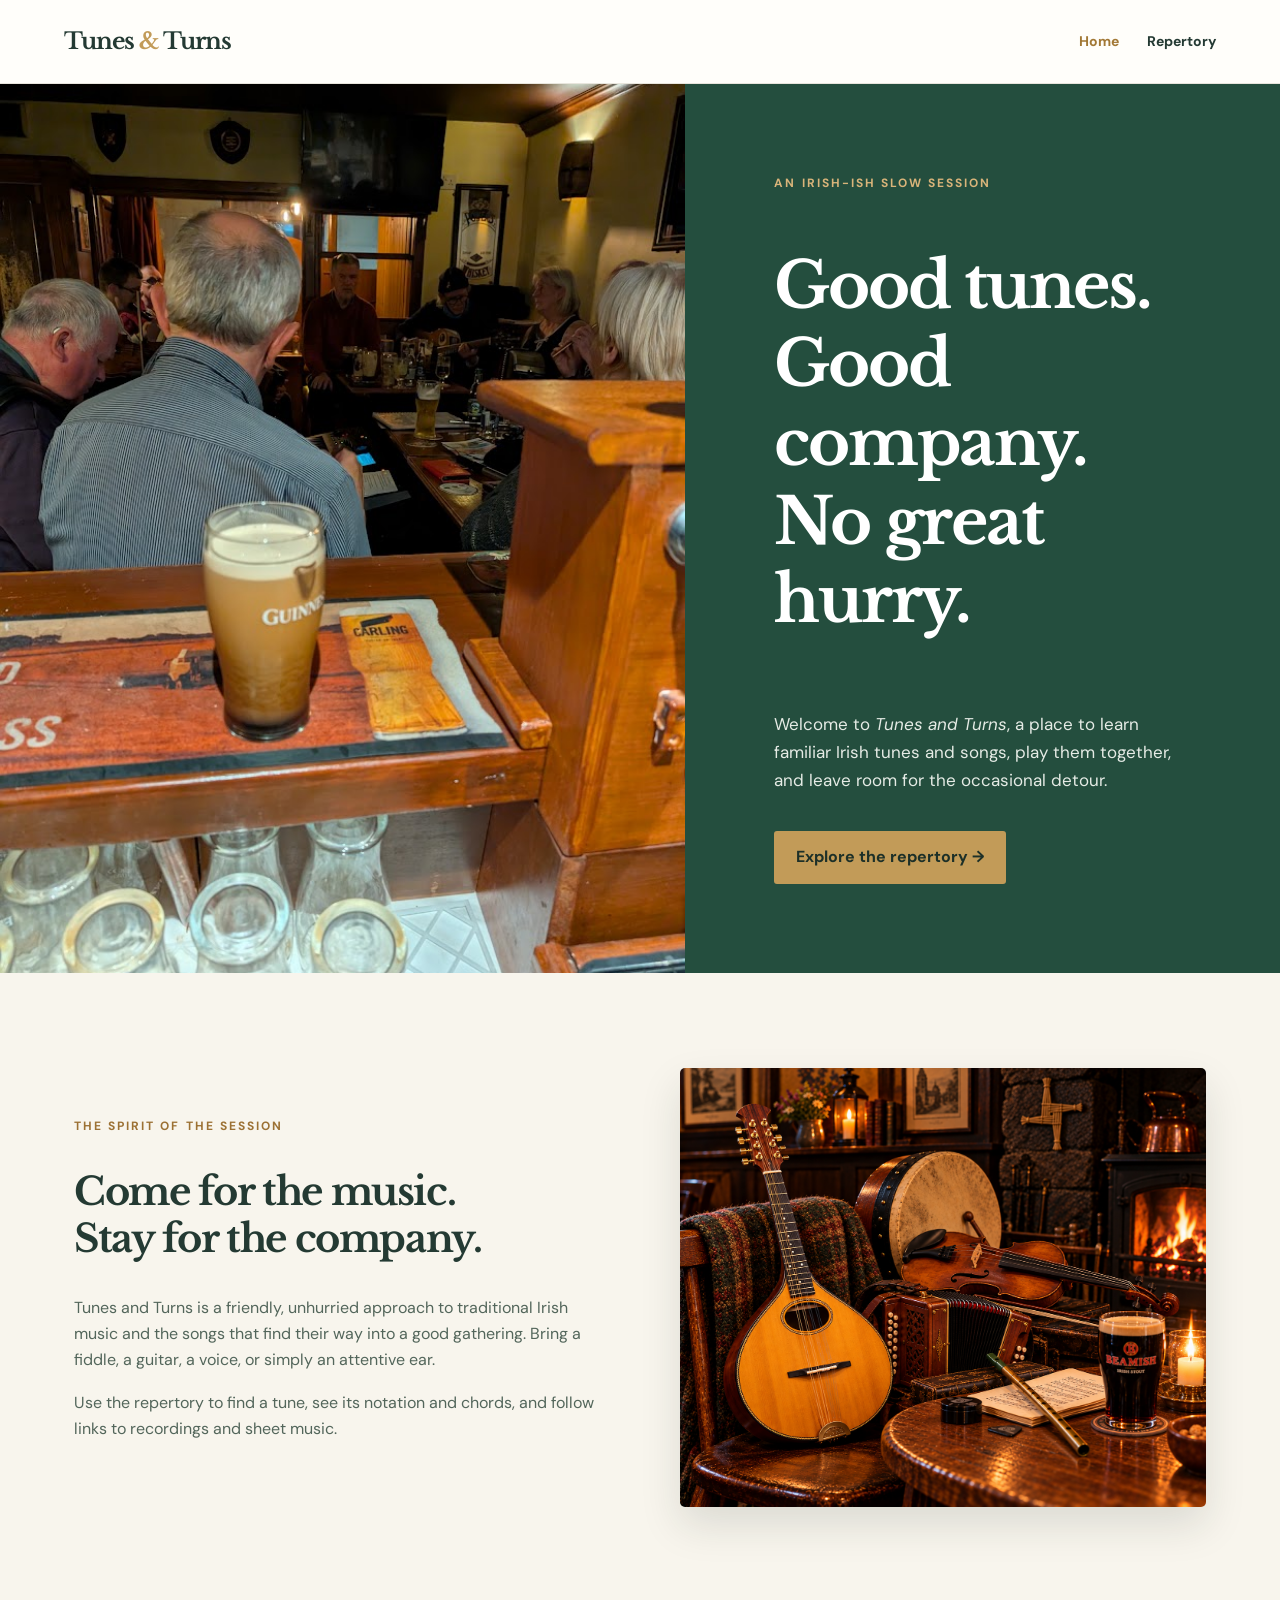
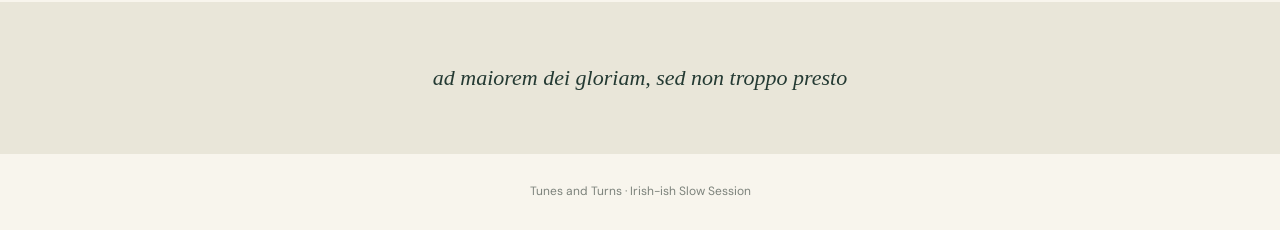
<file: index.html>
<!doctype html><html lang="en"><head><meta charset="utf-8"><meta name="viewport" content="width=device-width,initial-scale=1"><title>Tunes and Turns | Irish-ish Slow Session</title><link rel="stylesheet" href="style.css"></head><body><header class="site-header"><a class="brand" href="index.html">Tunes <span>&amp;</span> Turns</a><nav><a class="active" href="index.html">Home</a><a href="repertory.html">Repertory</a></nav></header><main><section class="hero"><div class="hero-photo" role="img" aria-label="A pint of Guinness and musicians at a session in Sligo"></div><div class="hero-copy"><div class="eyebrow">An Irish-ish slow session</div><h1>Good tunes.<br>Good company.<br>No great hurry.</h1><p>Welcome to <em>Tunes and Turns</em>, a place to learn familiar Irish tunes and songs, play them together, and leave room for the occasional detour.</p><a class="button" href="repertory.html">Explore the repertory →</a></div></section><section class="intro"><div><div class="eyebrow">The spirit of the session</div><h2>Come for the music.<br>Stay for the company.</h2><p>Tunes and Turns is a friendly, unhurried approach to traditional Irish music and the songs that find their way into a good gathering. Bring a fiddle, a guitar, a voice, or simply an attentive ear.</p><p>Use the repertory to find a tune, see its notation and chords, and follow links to recordings and sheet music.</p></div><img src="images/Cozy Irish Pub Trad Session Still Life.png" alt="Irish session instruments and a pint of stout"></section><section class="quote"><p>ad maiorem dei gloriam, sed non troppo presto</p></section></main><footer>Tunes and Turns · Irish-ish Slow Session</footer></body></html>
</file>
<file: style.css>
@import url('https://fonts.googleapis.com/css2?family=DM+Sans:wght@400;500;600;700&family=Libre+Baskerville:wght@400;700&display=swap');
:root{--ink:#243a33;--green:#244e3e;--gold:#c29b58;--cream:#f8f5ed;--paper:#fffefa;--muted:#6d7770}*{box-sizing:border-box}body{margin:0;background:var(--cream);color:var(--ink);font-family:'DM Sans',Arial,sans-serif;line-height:1.65}a{color:inherit}.site-header{height:84px;display:flex;align-items:center;justify-content:space-between;padding:0 max(5vw,24px);background:var(--paper);border-bottom:1px solid #e8e5dc}.brand{font-family:'Libre Baskerville',Georgia,serif;font-size:23px;font-weight:bold;text-decoration:none;letter-spacing:-1px}.brand span{color:var(--gold)}nav{display:flex;gap:28px}nav a{text-decoration:none;font-size:14px;font-weight:700}nav a:hover,nav .active{color:#a27835}h1,h2,h3{font-family:'Libre Baskerville',Georgia,serif;line-height:1.23;letter-spacing:-.035em}h1{font-size:clamp(38px,5vw,68px)}h2{font-size:clamp(27px,3vw,42px)}.eyebrow{font-size:12px;letter-spacing:.17em;text-transform:uppercase;color:#9c7134;font-weight:700}.hero{display:grid;grid-template-columns:1.07fr .93fr;min-height:590px}.hero-photo{background-image:url('images/PXL_20251016_211528981.jpg');background-size:cover;background-position:50% 61%;min-height:420px}.hero-copy{background:var(--green);color:#fff;padding:clamp(45px,7vw,110px);display:flex;flex-direction:column;justify-content:center;align-items:flex-start}.hero-copy .eyebrow{color:#d9b47a}.hero-copy p{font-size:17px;max-width:470px;color:#e5ebe5}.button{display:inline-block;background:var(--gold);color:#1d3028;padding:13px 22px;text-decoration:none;border-radius:3px;font-weight:700;margin-top:20px}.button:hover{background:#d6b477}.intro{max-width:1180px;margin:95px auto;display:grid;grid-template-columns:1fr 1fr;gap:80px;padding:0 24px;align-items:center}.intro img{width:100%;border-radius:5px;box-shadow:0 18px 40px #18251c20}.intro p{color:#53665b}.quote{text-align:center;background:#e9e6d9;padding:36px 15px;font-family:Georgia,serif;font-style:italic;font-size:22px}footer{padding:28px;text-align:center;color:#7c827b;font-size:12px}.repertory-intro{display:grid;grid-template-columns:1.2fr .8fr;gap:48px;max-width:1160px;margin:65px auto 35px;padding:0 24px;align-items:center}.repertory-intro h1{margin:12px 0}.repertory-intro p{max-width:650px;color:#667269}.repertory-intro img{width:100%;height:290px;object-fit:cover;border-radius:5px}.browser{max-width:1160px;margin:0 auto 90px;padding:0 24px}.filters{background:var(--paper);padding:25px 30px;border:1px solid #e9e6dd;border-radius:6px}.search-label{display:block;font-size:13px;font-weight:700;margin-bottom:7px}input,select{font:inherit;background:white;border:1px solid #d9ddd5;border-radius:4px;padding:11px;color:var(--ink)}input{width:100%}.filter-row{display:flex;gap:15px;margin-top:17px;flex-wrap:wrap}.filter-row label{font-size:13px;font-weight:700;display:flex;align-items:center;gap:8px}.count{font-size:13px;color:var(--muted);margin:12px 0 0}.tune-list{display:grid;grid-template-columns:repeat(2,minmax(0,1fr));gap:12px;margin-top:24px}.tune{background:var(--paper);border:1px solid #e8e5dc;border-radius:5px;padding:20px 23px;text-align:left;cursor:pointer;color:var(--ink);transition:transform .15s,border-color .15s}.tune:hover{border-color:var(--gold);transform:translateY(-2px)}.tune strong{display:block;font-family:Georgia,serif;font-size:21px}.tune small{color:#738078}.tags{display:flex;gap:8px;flex-wrap:wrap;margin-top:10px}.tag{font-size:11px;background:#edf1e9;color:#45634f;padding:3px 8px;border-radius:3px}.tag.status{background:#f3e9d5;color:#84642e}dialog{border:0;border-radius:8px;box-shadow:0 30px 90px #0005;width:min(940px,94vw);max-height:90vh;padding:0;background:var(--paper);color:var(--ink)}dialog::backdrop{background:#14231ac9}.dialog-inner{padding:36px;position:relative}.dialog-inner h2{margin:12px 0}.close{position:absolute;right:19px;top:14px;border:0;background:transparent;font-size:35px;cursor:pointer;color:var(--ink)}.notation{overflow:auto;max-width:100%;padding:20px 0}.notation svg{max-width:100%;height:auto}.resource-links{display:flex;gap:10px;flex-wrap:wrap;margin:20px 0}.resource-links a{display:inline-block;text-decoration:none;background:#e9eee8;color:#294b3a;padding:9px 13px;border-radius:4px;font-weight:700;font-size:13px}.detail-notes{font-size:14px;color:var(--muted)}pre{white-space:pre-wrap;overflow-wrap:anywhere;background:#f2f2ec;padding:15px;font-size:12px}@media(max-width:760px){.site-header{height:70px}.brand{font-size:19px}.hero{grid-template-columns:1fr}.hero-photo{min-height:360px}.hero-copy{padding:50px 30px}.intro,.repertory-intro{grid-template-columns:1fr;gap:30px;margin-top:45px}.intro{margin-bottom:50px}.repertory-intro img{height:auto}.tune-list{grid-template-columns:1fr}.filter-row label{width:100%;justify-content:space-between}.filter-row select{min-width:65%}.dialog-inner{padding:24px}}

/* Embedded learning tools — consistent with the established site palette */
.practice-section,.video-section{margin:24px 0;padding:22px 24px;border:1px solid #e5e5da;border-radius:6px;background:#faf9f3}
.practice-section h3,.video-section h3{font-size:22px;margin:0 0 7px}.section-hint{font-size:13px;color:var(--muted);margin:4px 0 15px}
.practice-toolbar{display:flex;align-items:center;justify-content:space-between;gap:15px;flex-wrap:wrap;margin:15px 0}.practice-toolbar label{font-size:13px;font-weight:700;display:flex;align-items:center;gap:10px}.practice-toolbar select{padding:8px}
.midi-link{display:inline-block;padding:8px 12px;background:#e9eee8;border-radius:4px;text-decoration:none;font-size:13px;font-weight:700}
#audio-player .abcjs-inline-audio{max-width:100%;border-radius:4px;background:#e9eee8}.video-players{display:grid;grid-template-columns:repeat(auto-fit,minmax(min(100%,340px),1fr));gap:20px}.video-card iframe{display:block;width:100%;aspect-ratio:16/9;border:0;border-radius:5px;background:#18231d}.video-card a{display:inline-block;margin-top:7px;font-size:12px;color:#45634f}
@media(max-width:760px){.practice-section,.video-section{padding:17px}.practice-toolbar{align-items:flex-start}}
</file>
